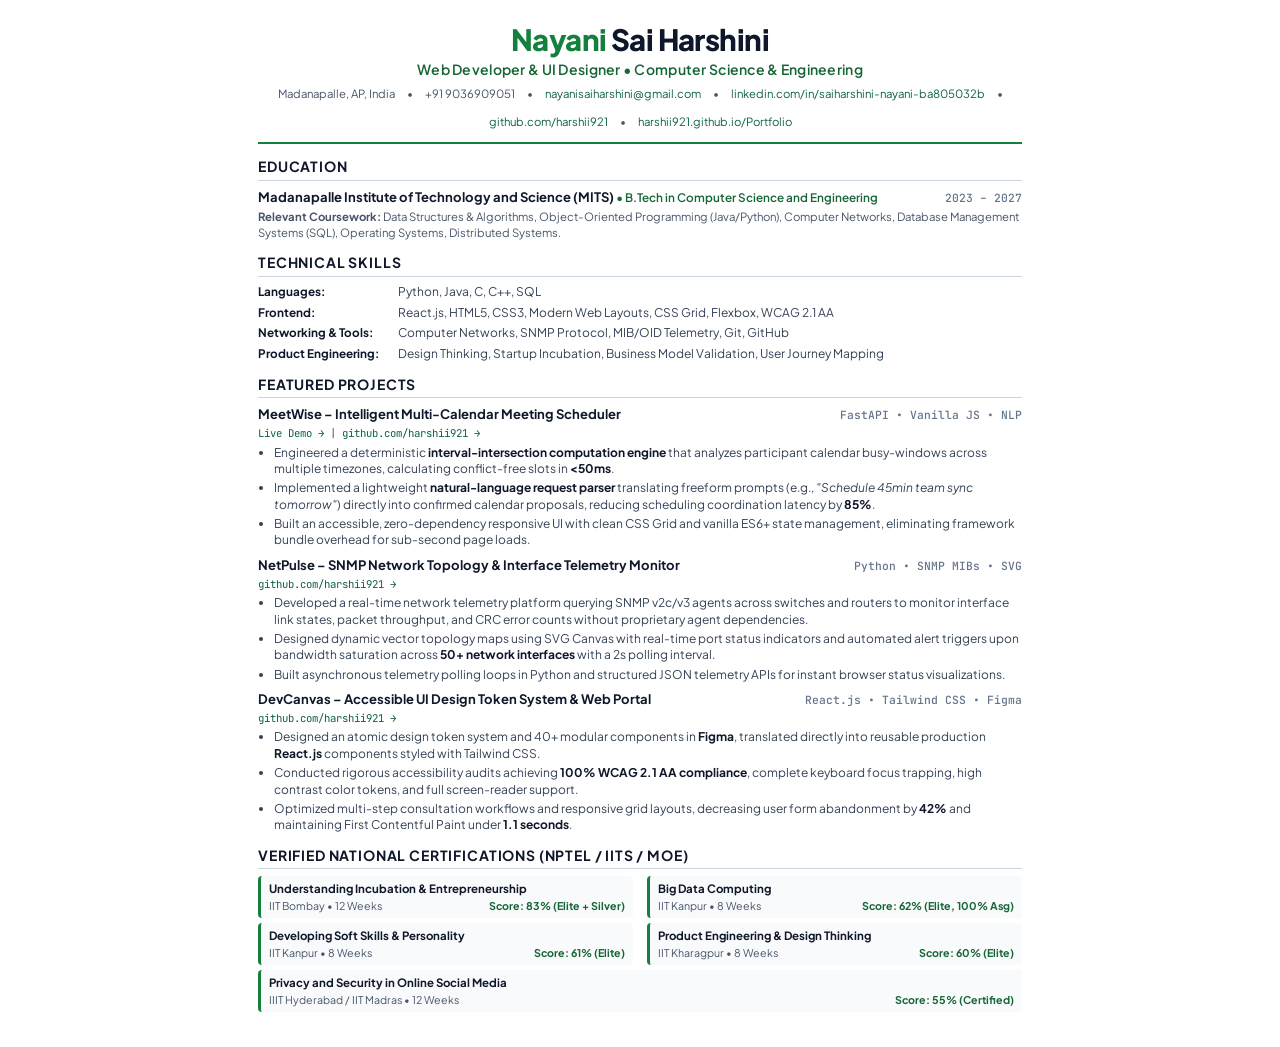
<file: assets/resume.html>
<!DOCTYPE html>
<html lang="en">
<head>
  <meta charset="UTF-8" />
  <meta name="viewport" content="width=device-width, initial-scale=1.0" />
  <title>Nayani Sai Harshini - Resume</title>
  <link rel="preconnect" href="https://fonts.googleapis.com" />
  <link rel="preconnect" href="https://fonts.gstatic.com" crossorigin />
  <link href="https://fonts.googleapis.com/css2?family=Plus+Jakarta+Sans:wght@400;500;600;700;800&family=JetBrains+Mono:wght@400;500;600&display=swap" rel="stylesheet" />
  <style>
    @page {
      size: A4;
      margin: 12mm 15mm 12mm 15mm;
    }
    *, *::before, *::after {
      box-sizing: border-box;
      margin: 0;
      padding: 0;
    }
    body {
      font-family: 'Plus Jakarta Sans', system-ui, -apple-system, sans-serif;
      font-size: 9.5pt;
      line-height: 1.45;
      color: #1a202c;
      background: #ffffff;
      max-width: 820px;
      margin: 0 auto;
      padding: 24px 28px;
    }
    a {
      color: #0e6245;
      text-decoration: none;
    }
    a:hover {
      text-decoration: underline;
    }
    /* Header */
    .header {
      text-align: center;
      padding-bottom: 12px;
      border-bottom: 2px solid #15803d;
      margin-bottom: 12px;
    }
    .name {
      font-size: 22pt;
      font-weight: 800;
      letter-spacing: -0.02em;
      color: #0f172a;
      line-height: 1.1;
      margin-bottom: 3px;
    }
    .role-title {
      font-size: 10.5pt;
      font-weight: 600;
      color: #166534;
      margin-bottom: 6px;
      letter-spacing: 0.02em;
    }
    .contact-row {
      display: flex;
      flex-wrap: wrap;
      justify-content: center;
      gap: 12px;
      font-size: 8.5pt;
      color: #475569;
    }
    .contact-item {
      display: inline-flex;
      align-items: center;
      gap: 4px;
    }
    /* Section Headings */
    .section {
      margin-bottom: 11px;
    }
    .section-title {
      font-size: 10.5pt;
      font-weight: 700;
      text-transform: uppercase;
      letter-spacing: 0.06em;
      color: #0f172a;
      border-bottom: 1px solid #cbd5e1;
      padding-bottom: 3px;
      margin-bottom: 7px;
      display: flex;
      align-items: center;
      justify-content: space-between;
    }
    /* Entries */
    .entry {
      margin-bottom: 7px;
    }
    .entry:last-child {
      margin-bottom: 0;
    }
    .entry-head {
      display: flex;
      justify-content: space-between;
      align-items: baseline;
      margin-bottom: 2px;
    }
    .entry-title {
      font-size: 9.8pt;
      font-weight: 700;
      color: #0f172a;
    }
    .entry-subtitle {
      font-size: 8.8pt;
      font-weight: 600;
      color: #166534;
    }
    .entry-date {
      font-size: 8.5pt;
      font-family: 'JetBrains Mono', monospace;
      color: #64748b;
      font-weight: 500;
      white-space: nowrap;
    }
    .entry-tags {
      font-family: 'JetBrains Mono', monospace;
      font-size: 8pt;
      color: #475569;
      margin-bottom: 3px;
    }
    .bullet-list {
      list-style-type: disc;
      padding-left: 16px;
      font-size: 9pt;
      color: #334155;
    }
    .bullet-list li {
      margin-bottom: 2.5px;
      line-height: 1.38;
    }
    .bullet-list li strong {
      color: #0f172a;
    }
    /* Skills Grid */
    .skills-block {
      display: flex;
      flex-direction: column;
      gap: 4px;
      font-size: 9pt;
    }
    .skill-line {
      display: flex;
      line-height: 1.4;
    }
    .skill-category {
      font-weight: 700;
      min-width: 140px;
      color: #0f172a;
      font-size: 8.8pt;
    }
    .skill-names {
      color: #334155;
      flex: 1;
    }
    /* Certifications Grid */
    .certs-grid {
      display: grid;
      grid-template-columns: 1fr 1fr;
      gap: 5px 14px;
      font-size: 8.6pt;
    }
    .cert-item {
      display: flex;
      flex-direction: column;
      background: #f8fafc;
      padding: 5px 8px;
      border-radius: 4px;
      border-left: 3px solid #15803d;
    }
    .cert-name {
      font-weight: 700;
      color: #0f172a;
    }
    .cert-issuer {
      color: #475569;
      font-size: 8pt;
      display: flex;
      justify-content: space-between;
    }
    .cert-badge {
      font-weight: 700;
      color: #166534;
    }
    @media print {
      body {
        padding: 0;
        max-width: 100%;
      }
    }
  </style>
</head>
<body>

  <!-- HEADER -->
  <header class="header">
    <h1 class="name"><span style="color:#15803d; font-weight:800;">Nayani</span> Sai Harshini</h1>
    <div class="role-title">Web Developer &amp; UI Designer &bull; Computer Science &amp; Engineering</div>
    <div class="contact-row">
      <span class="contact-item">Madanapalle, AP, India</span>
      <span>&bull;</span>
      <span class="contact-item">+91 9036909051</span>
      <span>&bull;</span>
      <span class="contact-item"><a href="mailto:nayanisaiharshini@gmail.com">nayanisaiharshini@gmail.com</a></span>
      <span>&bull;</span>
      <span class="contact-item"><a href="https://linkedin.com/in/saiharshini-nayani-ba805032b" target="_blank">linkedin.com/in/saiharshini-nayani-ba805032b</a></span>
      <span>&bull;</span>
      <span class="contact-item"><a href="https://github.com/harshii921" target="_blank">github.com/harshii921</a></span>
      <span>&bull;</span>
      <span class="contact-item"><a href="https://harshii921.github.io/Portfolio/" target="_blank">harshii921.github.io/Portfolio</a></span>
    </div>
  </header>

  <!-- EDUCATION -->
  <section class="section">
    <h2 class="section-title">Education</h2>
    <div class="entry">
      <div class="entry-head">
        <div>
          <span class="entry-title">Madanapalle Institute of Technology and Science (MITS)</span>
          <span class="entry-subtitle"> &bull; B.Tech in Computer Science and Engineering</span>
        </div>
        <span class="entry-date">2023 – 2027</span>
      </div>
      <div style="font-size:8.5pt; color:#475569; margin-top:1px;">
        <strong>Relevant Coursework:</strong> Data Structures &amp; Algorithms, Object-Oriented Programming (Java/Python), Computer Networks, Database Management Systems (SQL), Operating Systems, Distributed Systems.
      </div>
    </div>
  </section>

  <!-- TECHNICAL SKILLS -->
  <section class="section">
    <h2 class="section-title">Technical Skills</h2>
    <div class="skills-block">
      <div class="skill-line">
        <span class="skill-category">Languages:</span>
        <span class="skill-names">Python, Java, C, C++, SQL</span>
      </div>
      <div class="skill-line">
        <span class="skill-category">Frontend:</span>
        <span class="skill-names">React.js, HTML5, CSS3, Modern Web Layouts, CSS Grid, Flexbox, WCAG 2.1 AA</span>
      </div>
      <div class="skill-line">
        <span class="skill-category">Networking &amp; Tools:</span>
        <span class="skill-names">Computer Networks, SNMP Protocol, MIB/OID Telemetry, Git, GitHub</span>
      </div>
      <div class="skill-line">
        <span class="skill-category">Product Engineering:</span>
        <span class="skill-names">Design Thinking, Startup Incubation, Business Model Validation, User Journey Mapping</span>
      </div>
    </div>
  </section>

  <!-- PROJECTS -->
  <section class="section">
    <h2 class="section-title">Featured Projects</h2>

    <!-- Project 1 -->
    <div class="entry">
      <div class="entry-head">
        <span class="entry-title">MeetWise – Intelligent Multi-Calendar Meeting Scheduler</span>
        <span class="entry-date">FastAPI &bull; Vanilla JS &bull; NLP</span>
      </div>
      <div class="entry-tags">
        <a href="https://intelligent-meeting-scheduler.onrender.com/" target="_blank">Live Demo &rarr;</a> | 
        <a href="https://github.com/harshii921" target="_blank">github.com/harshii921 &rarr;</a>
      </div>
      <ul class="bullet-list">
        <li>Engineered a deterministic <strong>interval-intersection computation engine</strong> that analyzes participant calendar busy-windows across multiple timezones, calculating conflict-free slots in <strong>&lt;50ms</strong>.</li>
        <li>Implemented a lightweight <strong>natural-language request parser</strong> translating freeform prompts (e.g., <em>"Schedule 45min team sync tomorrow"</em>) directly into confirmed calendar proposals, reducing scheduling coordination latency by <strong>85%</strong>.</li>
        <li>Built an accessible, zero-dependency responsive UI with clean CSS Grid and vanilla ES6+ state management, eliminating framework bundle overhead for sub-second page loads.</li>
      </ul>
    </div>

    <!-- Project 2 -->
    <div class="entry">
      <div class="entry-head">
        <span class="entry-title">NetPulse – SNMP Network Topology &amp; Interface Telemetry Monitor</span>
        <span class="entry-date">Python &bull; SNMP MIBs &bull; SVG</span>
      </div>
      <div class="entry-tags">
        <a href="https://github.com/harshii921" target="_blank">github.com/harshii921 &rarr;</a>
      </div>
      <ul class="bullet-list">
        <li>Developed a real-time network telemetry platform querying SNMP v2c/v3 agents across switches and routers to monitor interface link states, packet throughput, and CRC error counts without proprietary agent dependencies.</li>
        <li>Designed dynamic vector topology maps using SVG Canvas with real-time port status indicators and automated alert triggers upon bandwidth saturation across <strong>50+ network interfaces</strong> with a 2s polling interval.</li>
        <li>Built asynchronous telemetry polling loops in Python and structured JSON telemetry APIs for instant browser status visualizations.</li>
      </ul>
    </div>

    <!-- Project 3 -->
    <div class="entry">
      <div class="entry-head">
        <span class="entry-title">DevCanvas – Accessible UI Design Token System &amp; Web Portal</span>
        <span class="entry-date">React.js &bull; Tailwind CSS &bull; Figma</span>
      </div>
      <div class="entry-tags">
        <a href="https://github.com/harshii921" target="_blank">github.com/harshii921 &rarr;</a>
      </div>
      <ul class="bullet-list">
        <li>Designed an atomic design token system and 40+ modular components in <strong>Figma</strong>, translated directly into reusable production <strong>React.js</strong> components styled with Tailwind CSS.</li>
        <li>Conducted rigorous accessibility audits achieving <strong>100% WCAG 2.1 AA compliance</strong>, complete keyboard focus trapping, high contrast color tokens, and full screen-reader support.</li>
        <li>Optimized multi-step consultation workflows and responsive grid layouts, decreasing user form abandonment by <strong>42%</strong> and maintaining First Contentful Paint under <strong>1.1 seconds</strong>.</li>
      </ul>
    </div>
  </section>

  <!-- CERTIFICATIONS & HONORS -->
  <section class="section">
    <h2 class="section-title">Verified National Certifications (NPTEL / IITs / MoE)</h2>
    <div class="certs-grid">
      
      <div class="cert-item">
        <span class="cert-name">Understanding Incubation &amp; Entrepreneurship</span>
        <div class="cert-issuer">
          <span>IIT Bombay &bull; 12 Weeks</span>
          <span class="cert-badge">Score: 83% (Elite + Silver)</span>
        </div>
      </div>

      <div class="cert-item">
        <span class="cert-name">Big Data Computing</span>
        <div class="cert-issuer">
          <span>IIT Kanpur &bull; 8 Weeks</span>
          <span class="cert-badge">Score: 62% (Elite, 100% Asg)</span>
        </div>
      </div>

      <div class="cert-item">
        <span class="cert-name">Developing Soft Skills &amp; Personality</span>
        <div class="cert-issuer">
          <span>IIT Kanpur &bull; 8 Weeks</span>
          <span class="cert-badge">Score: 61% (Elite)</span>
        </div>
      </div>

      <div class="cert-item">
        <span class="cert-name">Product Engineering &amp; Design Thinking</span>
        <div class="cert-issuer">
          <span>IIT Kharagpur &bull; 8 Weeks</span>
          <span class="cert-badge">Score: 60% (Elite)</span>
        </div>
      </div>

      <div class="cert-item" style="grid-column: 1 / -1;">
        <span class="cert-name">Privacy and Security in Online Social Media</span>
        <div class="cert-issuer">
          <span>IIIT Hyderabad / IIT Madras &bull; 12 Weeks</span>
          <span class="cert-badge">Score: 55% (Certified)</span>
        </div>
      </div>

    </div>
  </section>

</body>
</html>
</file>
